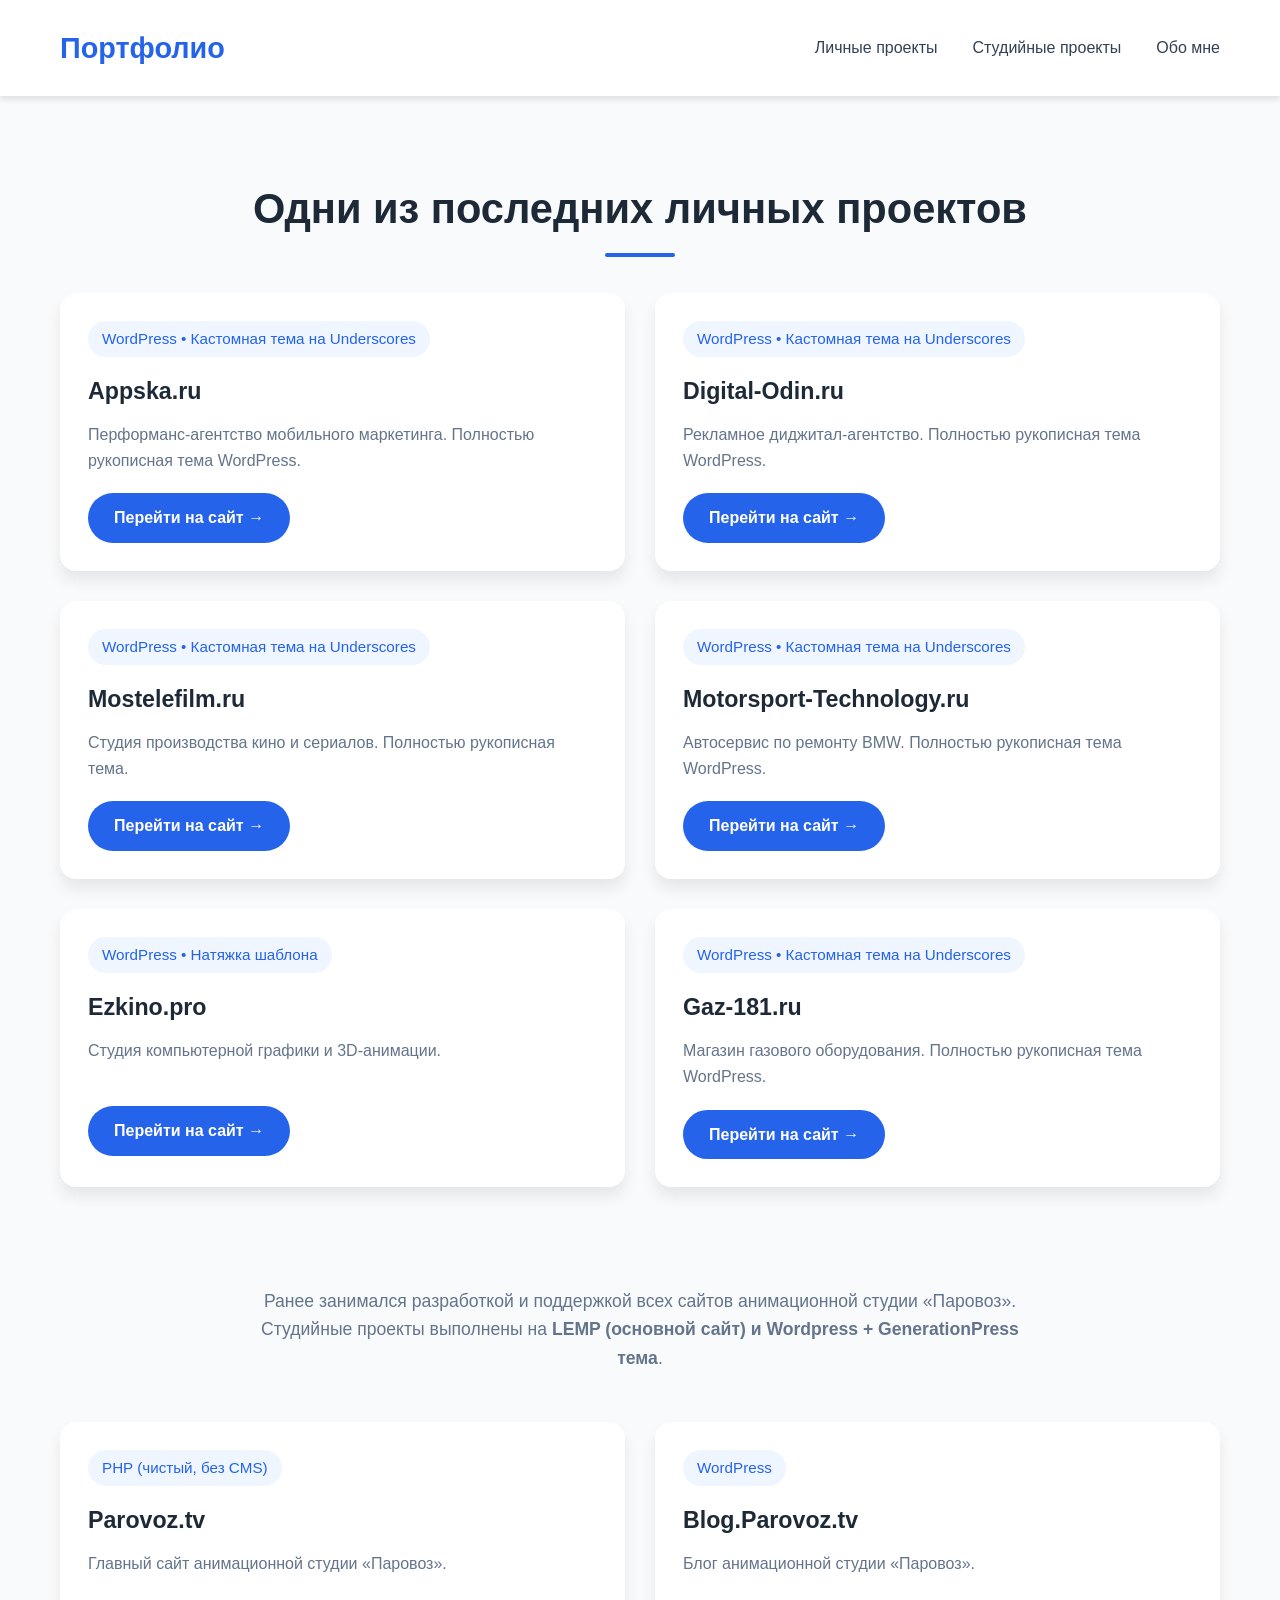
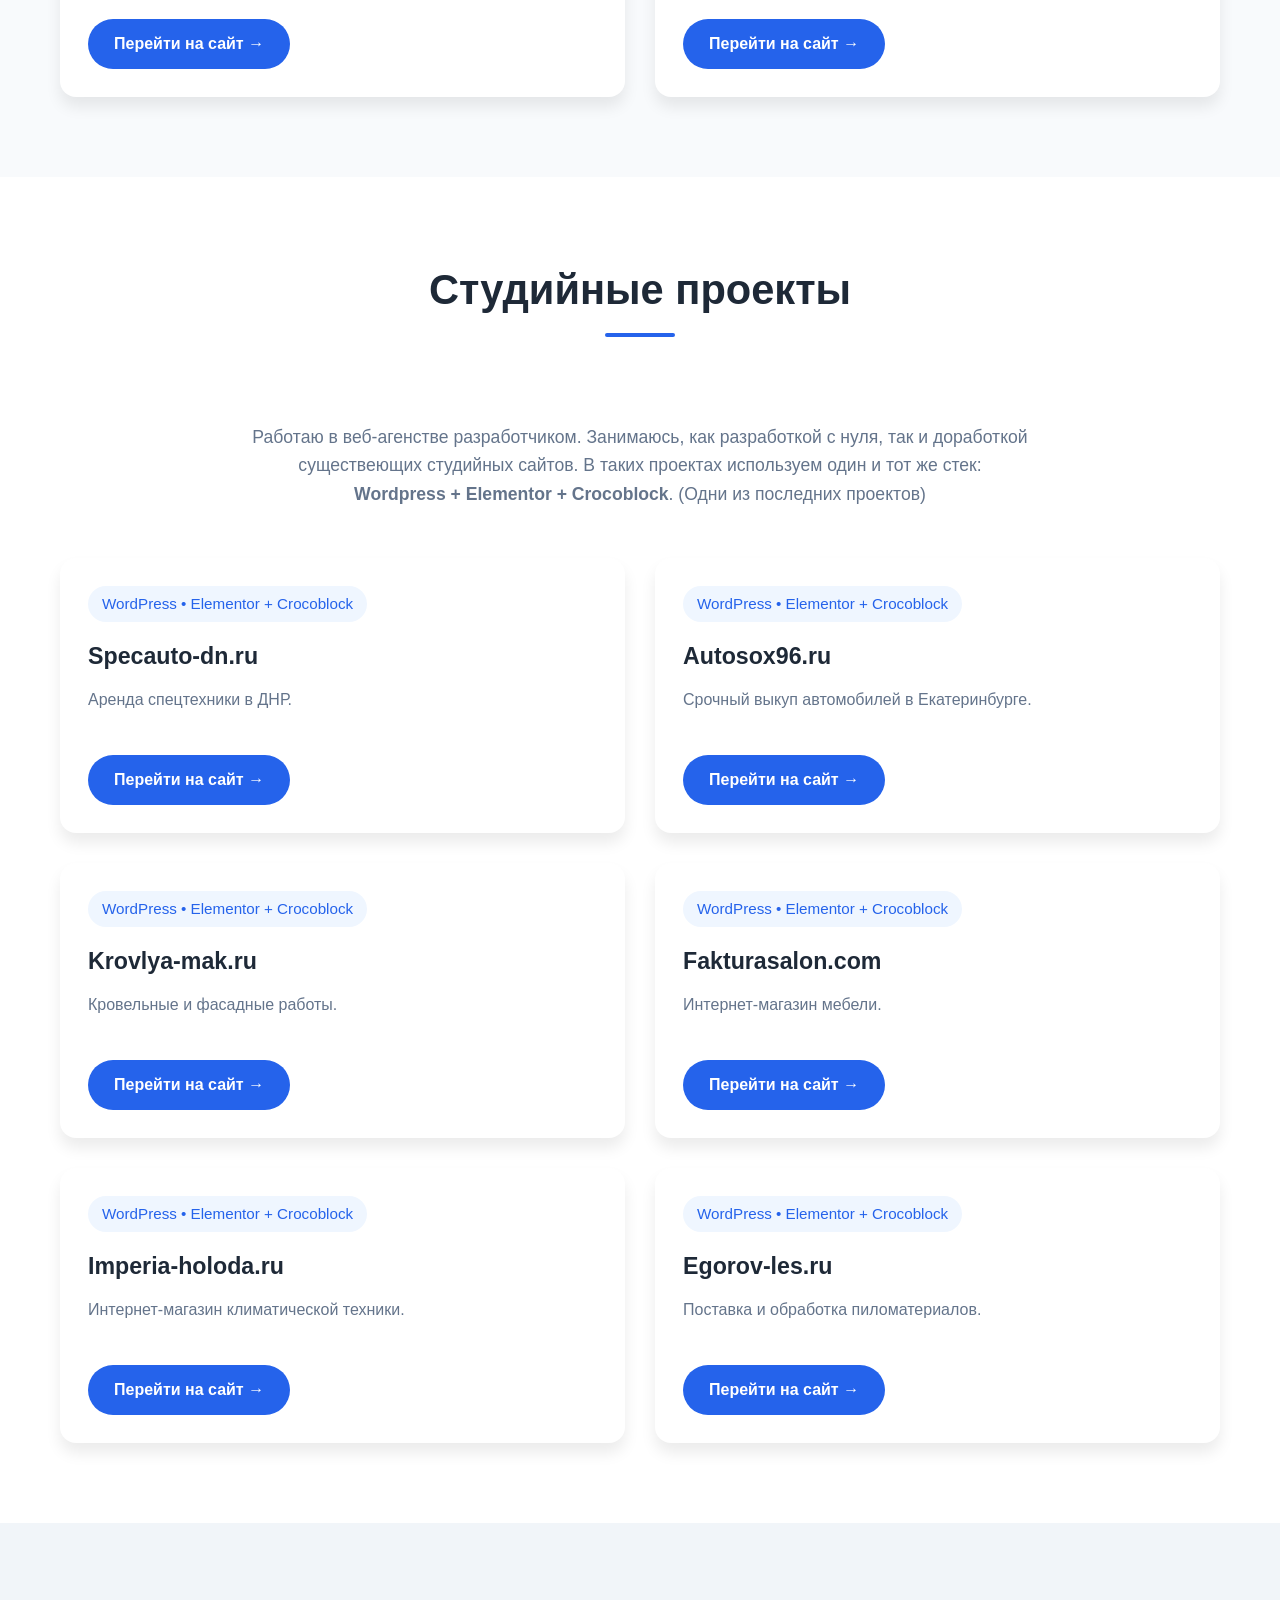
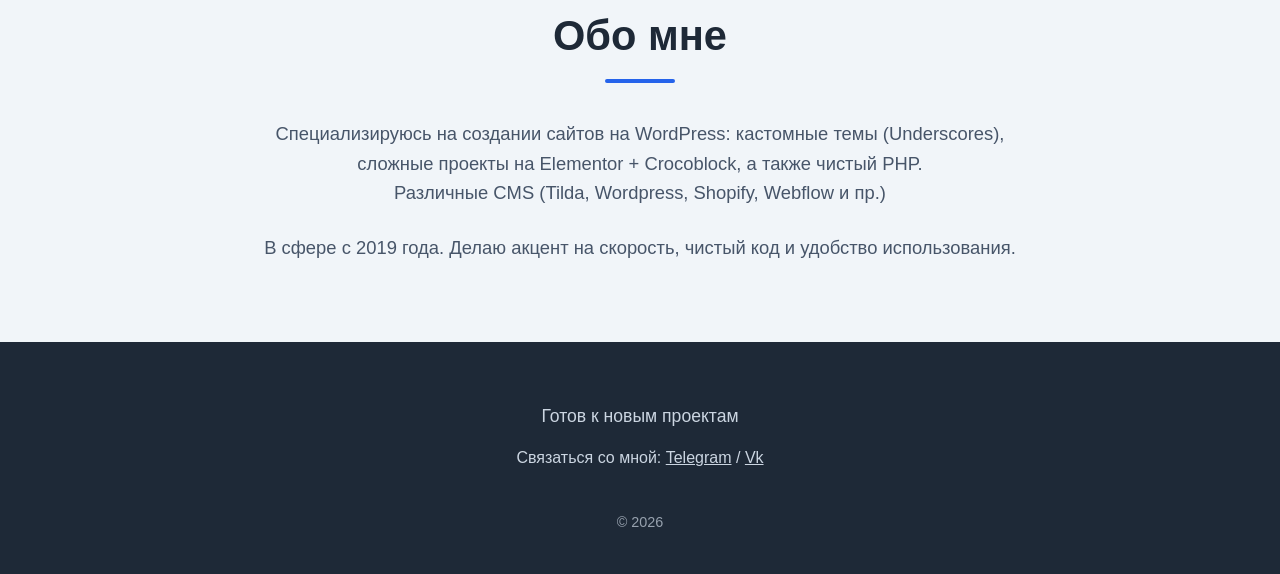
<file: index.html>
<!DOCTYPE html>
<html lang="ru">

<head>
    <meta charset="UTF-8">
    <meta name="viewport" content="width=device-width, initial-scale=1.0">
    <title>Портфолио — WordPress & PHP Разработчик</title>
    <style>
        :root {
            --primary: #2563eb;
        }

        * {
            margin: 0;
            padding: 0;
            box-sizing: border-box;
        }

        body {
            font-family: 'Segoe UI', Tahoma, Geneva, Verdana, sans-serif;
            line-height: 1.6;
            color: #333;
            background: #f8fafc;
        }

        header {
            background: white;
            box-shadow: 0 4px 6px rgba(0, 0, 0, 0.1);
            position: sticky;
            top: 0;
            z-index: 100;
        }

        .container {
            max-width: 1200px;
            margin: 0 auto;
            padding: 0 20px;
        }

        nav {
            display: flex;
            justify-content: space-between;
            align-items: center;
            padding: 25px 0;
        }

        .logo {
            font-size: 1.8rem;
            font-weight: bold;
            color: var(--primary);
        }

        .nav-links {
            display: flex;
            gap: 35px;
            font-weight: 500;
        }

        .nav-links a {
            color: #334155;
            text-decoration: none;
        }

        section {
            padding: 80px 0;
        }

        h2 {
            font-size: 2.6rem;
            margin-bottom: 50px;
            text-align: center;
            color: #1e2937;
        }

        .projects-grid {
            display: grid;
            grid-template-columns: repeat(auto-fit, minmax(380px, 1fr));
            gap: 30px;
        }

        .project-card {
            background: white;
            border-radius: 16px;
            padding: 28px;
            box-shadow: 0 10px 15px rgba(0, 0, 0, 0.08);
            transition: all 0.3s ease;
        }

        .project-card:hover {
            transform: translateY(-8px);
            box-shadow: 0 20px 25px rgba(0, 0, 0, 0.12);
        }

        .tech-stack {
            font-size: 0.95rem;
            color: var(--primary);
            background: #eff6ff;
            display: inline-block;
            padding: 6px 14px;
            border-radius: 9999px;
            margin-bottom: 16px;
        }

        .project-card h3 {
            font-size: 1.45rem;
            margin-bottom: 12px;
            color: #1e2937;
        }

        .project-card h3 a {
            color: inherit;
            text-decoration: none;
        }

        .project-card h3 a:hover {
            color: var(--primary);
        }

        .project-card p {
            color: #64748b;
            margin-bottom: 20px;
            min-height: 48px;
        }

        .btn {
            display: inline-block;
            background: var(--primary);
            color: white;
            padding: 12px 26px;
            border-radius: 9999px;
            text-decoration: none;
            font-weight: 600;
            transition: all 0.3s ease;
        }

        .btn:hover {
            background: #1e40af;
            transform: translateY(-2px);
        }

        .section-title {
            position: relative;
        }

        .section-title:after {
            content: '';
            position: absolute;
            width: 70px;
            height: 4px;
            background: var(--primary);
            bottom: -14px;
            left: 50%;
            transform: translateX(-50%);
            border-radius: 2px;
        }

        footer {
            background: #1e2937;
            color: #cbd5e1;
            padding: 60px 0 40px;
            text-align: center;
        }

        @media (max-width: 768px) {
            .projects-grid {
                grid-template-columns: 1fr;
            }

            .nav-links {
                gap: 20px;
                font-size: 0.95rem;
            }
        }
    </style>
</head>

<body>
    <header>
        <div class="container">
            <nav>
                <div class="logo">Портфолио</div>
                <div class="nav-links">
                    <a href="#personal">Личные проекты</a>
                    <a href="#studio">Студийные проекты</a>
                    <a href="#about">Обо мне</a>
                </div>
            </nav>
        </div>
    </header>

    <section id="personal">
        <div class="container">
            <h2 class="section-title">Одни из последних личных проектов</h2>
            <div class="projects-grid">

                <div class="project-card">
                    <span class="tech-stack">WordPress • Кастомная тема на Underscores</span>
                    <h3><a href="https://appska.ru/" target="_blank">Appska.ru</a></h3>
                    <p>Перформанс-агентство мобильного маркетинга. Полностью рукописная тема WordPress.</p>
                    <a href="https://appska.ru/" target="_blank" class="btn">Перейти на сайт →</a>
                </div>

                <div class="project-card">
                    <span class="tech-stack">WordPress • Кастомная тема на Underscores</span>
                    <h3><a href="https://digital-odin.ru/" target="_blank">Digital-Odin.ru</a></h3>
                    <p>Рекламное диджитал-агентство. Полностью рукописная тема WordPress.</p>
                    <a href="https://digital-odin.ru/" target="_blank" class="btn">Перейти на сайт →</a>
                </div>

                <div class="project-card">
                    <span class="tech-stack">WordPress • Кастомная тема на Underscores</span>
                    <h3><a href="https://mostelefilm.ru/" target="_blank">Mostelefilm.ru</a></h3>
                    <p>Студия производства кино и сериалов. Полностью рукописная тема.</p>
                    <a href="https://mostelefilm.ru/" target="_blank" class="btn">Перейти на сайт →</a>
                </div>

                <div class="project-card">
                    <span class="tech-stack">WordPress • Кастомная тема на Underscores</span>
                    <h3><a href="https://motorsport-technology.ru/" target="_blank">Motorsport-Technology.ru</a></h3>
                    <p>Автосервис по ремонту BMW. Полностью рукописная тема WordPress.</p>
                    <a href="https://motorsport-technology.ru/" target="_blank" class="btn">Перейти на сайт →</a>
                </div>

                <div class="project-card">
                    <span class="tech-stack">WordPress • Натяжка шаблона</span>
                    <h3><a href="https://ezkino.pro/" target="_blank">Ezkino.pro</a></h3>
                    <p>Студия компьютерной графики и 3D-анимации.</p>
                    <a href="https://ezkino.pro/" target="_blank" class="btn">Перейти на сайт →</a>
                </div>

                <div class="project-card">
                    <span class="tech-stack">WordPress • Кастомная тема на Underscores</span>
                    <h3><a href="https://gaz-181.ru/" target="_blank">Gaz-181.ru</a></h3>
                    <p>Магазин газового оборудования. Полностью рукописная тема WordPress.</p>
                    <a href="https://gaz-181.ru/" target="_blank" class="btn">Перейти на сайт →</a>
                </div>

            </div>
            <p
                style="text-align: center; max-width: 800px; margin: 100px auto 50px; color: #64748b; font-size: 1.1rem;">
                Ранее занимался разработкой и поддержкой всех сайтов анимационной студии «Паровоз».<br>
                Студийные проекты выполнены на <strong>LEMP (основной сайт) и Wordpress + GenerationPress тема</strong>.
            </p>
            <div class="projects-grid">
                <div class="project-card">
                    <span class="tech-stack">PHP (чистый, без CMS)</span>
                    <h3><a href="https://parovoz.tv/" target="_blank">Parovoz.tv</a></h3>
                    <p>Главный сайт анимационной студии «Паровоз».</p>
                    <a href="https://parovoz.tv/" target="_blank" class="btn">Перейти на сайт →</a>
                </div>

                <div class="project-card">
                    <span class="tech-stack">WordPress</span>
                    <h3><a href="https://blog.parovoz.tv/" target="_blank">Blog.Parovoz.tv</a></h3>
                    <p>Блог анимационной студии «Паровоз».</p>
                    <a href="https://blog.parovoz.tv/" target="_blank" class="btn">Перейти на сайт →</a>
                </div>
            </div>
        </div>
    </section>

    <section id="studio" style="background: white;">
        <div class="container">
            <h2 class="section-title">Студийные проекты</h2>
            <p
                style="text-align: center; max-width: 800px; margin: 100px auto 50px; color: #64748b; font-size: 1.1rem;">
                Работаю в веб-агенстве разработчиком. Занимаюсь, как разработкой с нуля, так и доработкой существеющих
                студийных сайтов. В таких проектах используем один и тот же стек:<br/><strong>Wordpress + Elementor +
                    Crocoblock</strong>. (Одни из последних проектов)
            </p>

            <div class="projects-grid">

                <div class="project-card">
                    <span class="tech-stack">WordPress • Elementor + Crocoblock</span>
                    <h3><a href="https://specauto-dn.ru/" target="_blank">Specauto-dn.ru</a></h3>
                    <p>Аренда спецтехники в ДНР.</p>
                    <a href="https://specauto-dn.ru/" target="_blank" class="btn">Перейти на сайт →</a>
                </div>

                <div class="project-card">
                    <span class="tech-stack">WordPress • Elementor + Crocoblock</span>
                    <h3><a href="https://autosox96.ru/" target="_blank">Autosox96.ru</a></h3>
                    <p>Срочный выкуп автомобилей в Екатеринбурге.</p>
                    <a href="https://autosox96.ru/" target="_blank" class="btn">Перейти на сайт →</a>
                </div>

                <div class="project-card">
                    <span class="tech-stack">WordPress • Elementor + Crocoblock</span>
                    <h3><a href="https://krovlya-mak.ru/" target="_blank">Krovlya-mak.ru</a></h3>
                    <p>Кровельные и фасадные работы.</p>
                    <a href="https://krovlya-mak.ru/" target="_blank" class="btn">Перейти на сайт →</a>
                </div>

                <div class="project-card">
                    <span class="tech-stack">WordPress • Elementor + Crocoblock</span>
                    <h3><a href="https://fakturasalon.com/" target="_blank">Fakturasalon.com</a></h3>
                    <p>Интернет-магазин мебели.</p>
                    <a href="https://fakturasalon.com/" target="_blank" class="btn">Перейти на сайт →</a>
                </div>

                <div class="project-card">
                    <span class="tech-stack">WordPress • Elementor + Crocoblock</span>
                    <h3><a href="https://imperia-holoda.ru/" target="_blank">Imperia-holoda.ru</a></h3>
                    <p>Интернет-магазин климатической техники.</p>
                    <a href="https://imperia-holoda.ru/" target="_blank" class="btn">Перейти на сайт →</a>
                </div>

                <div class="project-card">
                    <span class="tech-stack">WordPress • Elementor + Crocoblock</span>
                    <h3><a href="https://egorov-les.ru/" target="_blank">Egorov-les.ru</a></h3>
                    <p>Поставка и обработка пиломатериалов.</p>
                    <a href="https://egorov-les.ru/" target="_blank" class="btn">Перейти на сайт →</a>
                </div>

            </div>
        </div>
    </section>

    <section id="about" style="background: #f1f5f9;">
        <div class="container">
            <h2 class="section-title">Обо мне</h2>
            <div style="max-width: 800px; margin: 0 auto; text-align: center; font-size: 1.15rem; color: #475569;">
                <p>Специализируюсь на создании сайтов на WordPress: кастомные темы (Underscores), сложные проекты на
                    Elementor + Crocoblock, а также чистый PHP.</p> Различные CMS (Tilda, Wordpress, Shopify, Webflow и пр.)
                <p style="margin-top: 25px;">В сфере с 2019 года. Делаю акцент на скорость, чистый код и удобство
                    использования.</p>
            </div>
        </div>
    </section>

    <footer>
        <div class="container">
            <p style="margin-bottom: 15px; font-size: 1.1rem;">Готов к новым проектам</p>
            <p>Связаться со мной: <a style="color:#cbd5e1;" href="https://t.me/sergey_yakovenko">Telegram</a> / <a style="color:#cbd5e1;" href="https://vk.com/yakovenko.sergey">Vk</a></p>
            <p style="margin-top: 40px; font-size: 0.9rem; opacity: 0.7;">© 2026</p>
        </div>
    </footer>
</body>

</html>
</file>
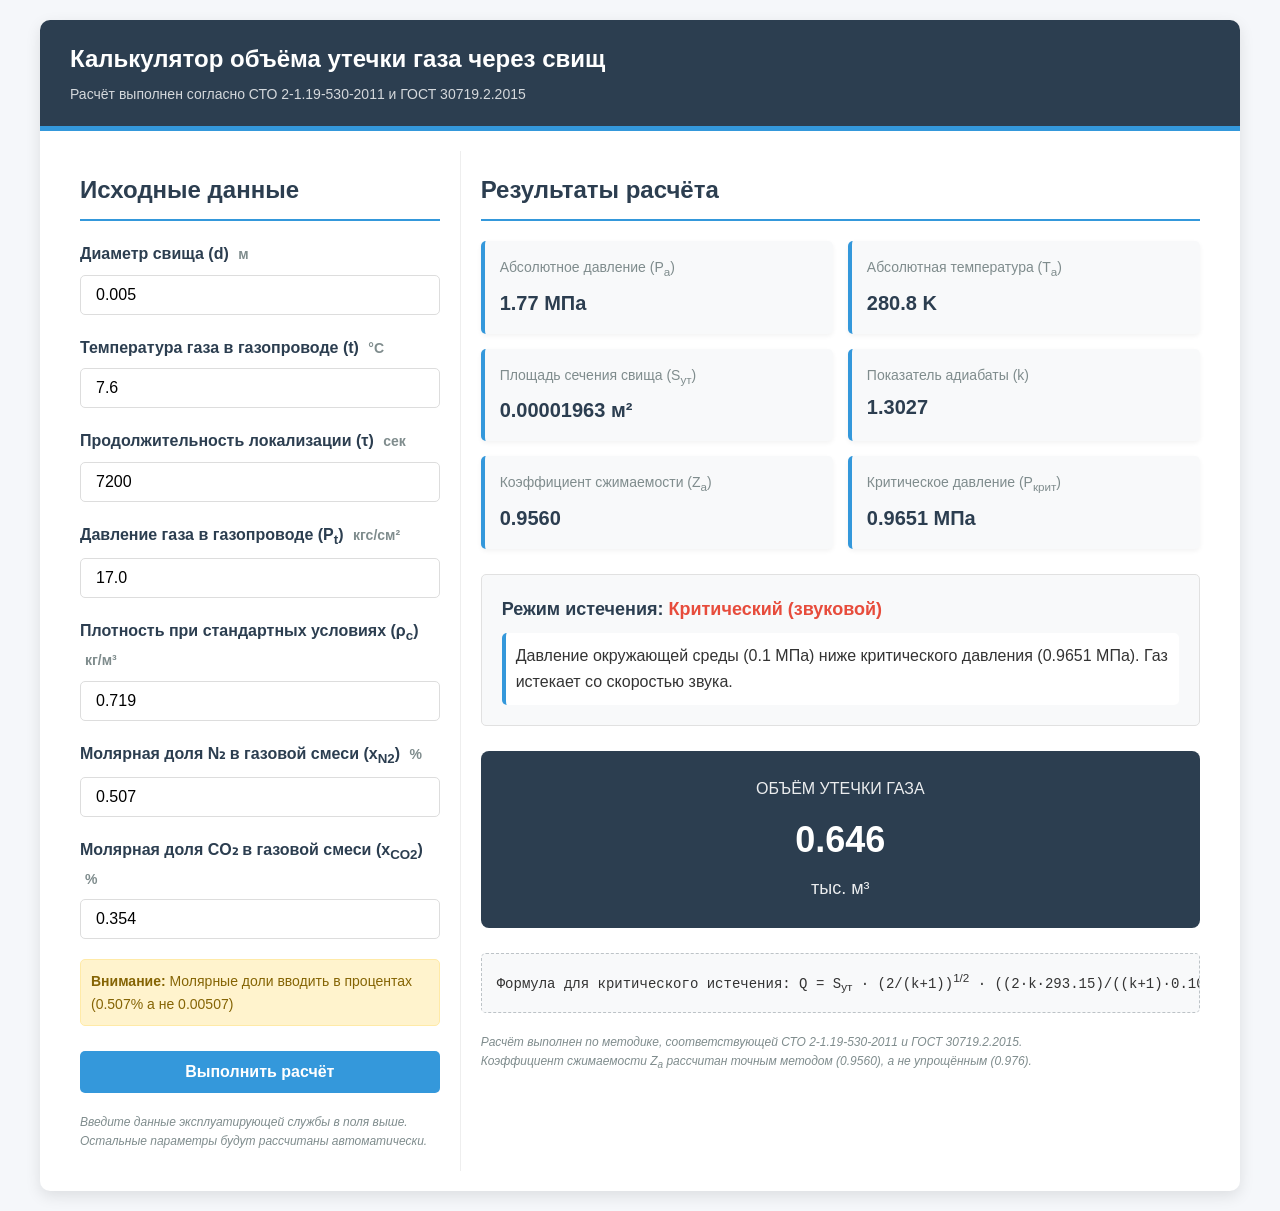
<file: Расчет_утечки.html>
<!DOCTYPE html>
<html lang="ru">

<head>
    <meta charset="UTF-8">
    <meta name="viewport" content="width=device-width, initial-scale=1.0">
    <title>Калькулятор утечки газа через свищ</title>
    <link rel="stylesheet" href="style.css">
</head>

<body>
    <div class="container">
        <header>
            <h1>Калькулятор объёма утечки газа через свищ</h1>
            <div class="subtitle">Расчёт выполнен согласно СТО 2-1.19-530-2011 и ГОСТ 30719.2.2015</div>
        </header>
        <div class="content">
            <div class="input-section">
                <h2>Исходные данные</h2>
                <div class="input-group"> <label for="diameter">Диаметр свища (d) <span class="unit">м</span></label>
                    <input type="number" id="diameter" step="0.0001" value="0.005">
                </div>
                <div class="input-group"> <label for="temperature">Температура газа в газопроводе (t) <span
                            class="unit">°C</span></label> <input type="number" id="temperature" step="0.1" value="7.6">
                </div>
                <div class="input-group"> <label for="duration">Продолжительность локализации (τ) <span
                            class="unit">сек</span></label> <input type="number" id="duration" step="1" value="7200">
                </div>
                <div class="input-group"> <label for="pressure">Давление газа в газопроводе (P<sub>t</sub>) <span
                            class="unit">кгс/см²</span></label> <input type="number" id="pressure" step="0.1"
                        value="17.0"> </div>
                <div class="input-group"> <label for="density">Плотность при стандартных условиях (ρ<sub>c</sub>) <span
                            class="unit">кг/м³</span></label> <input type="number" id="density" step="0.001"
                        value="0.719"> </div>
                <div class="input-group"> <label for="n2">Молярная доля N₂ в газовой смеси (x<sub>N2</sub>) <span
                            class="unit">%</span></label> <input type="number" id="n2" step="0.00001" value="0.507">
                </div>
                <div class="input-group"> <label for="co2">Молярная доля CO₂ в газовой смеси (x<sub>CO2</sub>) <span
                            class="unit">%</span></label> <input type="number" id="co2" step="0.00001" value="0.354">
                </div>
                <div class="warning"> <strong>Внимание:</strong> Молярные доли вводить в процентах (0.507% а не 0.00507)
                </div> <button id="calculateBtn">Выполнить расчёт</button>
                <div class="note">
                    <p>Введите данные эксплуатирующей службы в поля выше. Остальные параметры будут рассчитаны
                        автоматически.</p>
                </div>
            </div>
            <div class="results-section">
                <h2>Результаты расчёта</h2>
                <div class="result-grid">
                    <div class="result-card">
                        <div class="result-title">Абсолютное давление (P<sub>a</sub>)</div>
                        <div class="result-value" id="resultPa">1.770 МПа</div>
                    </div>
                    <div class="result-card">
                        <div class="result-title">Абсолютная температура (T<sub>a</sub>)</div>
                        <div class="result-value" id="resultTa">280.8 K</div>
                    </div>
                    <div class="result-card">
                        <div class="result-title">Площадь сечения свища (S<sub>ут</sub>)</div>
                        <div class="result-value" id="resultS">1.96E-05 м²</div>
                    </div>
                    <div class="result-card">
                        <div class="result-title">Показатель адиабаты (k)</div>
                        <div class="result-value" id="resultK">1.3027</div>
                    </div>
                    <div class="result-card">
                        <div class="result-title">Коэффициент сжимаемости (Z<sub>a</sub>)</div>
                        <div class="result-value" id="resultZ">0.9560</div>
                    </div>
                    <div class="result-card">
                        <div class="result-title">Критическое давление (P<sub>крит</sub>)</div>
                        <div class="result-value" id="resultPcrit">0.964 МПа</div>
                    </div>
                </div>
                <div class="regime-card">
                    <div class="regime-title" id="regimeTitle">Режим истечения: <span class="critical">Критический
                            (звуковой)</span></div>
                    <div class="regime-description" id="regimeDescription"> Давление окружающей среды (0.1 МПа) ниже
                        критического давления (0.964 МПа). Газ истекает со скоростью звука. </div>
                </div>
                <div class="final-result">
                    <div class="final-title">ОБЪЁМ УТЕЧКИ ГАЗА</div>
                    <div class="final-value" id="finalValue">0.646</div>
                    <div class="final-unit">тыс. м³</div>
                </div>
                <div class="formula"> Формула для критического истечения: Q = S<sub>ут</sub> · (2/(k+1))<sup>1/2</sup> ·
                    ((2·k·293.15)/((k+1)·0.101325·T<sub>a</sub>·Z<sub>a</sub>))<sup>0.5</sup> · P<sub>a</sub> · τ </div>
                <div class="note">
                    <p>Расчёт выполнен по методике, соответствующей СТО 2-1.19-530-2011 и ГОСТ 30719.2.2015.</p>
                    <p>Коэффициент сжимаемости Z<sub>a</sub> рассчитан точным методом (0.9560), а не упрощённым (0.976).
                    </p>
                </div>
            </div>
        </div>
    </div>
    <script src="script.js"></script>
</body>

</html>
</file>
<file: style.css>
* {
    box-sizing: border-box;
    margin: 0;
    padding: 0;
    font-family: 'Segoe UI', Tahoma, Geneva, Verdana, sans-serif;
}

body {
    background-color: #f5f7fa;
    color: #333;
    line-height: 1.6;
    padding: 20px;
}

.container {
    max-width: 1200px;
    margin: 0 auto;
    background-color: white;
    border-radius: 10px;
    box-shadow: 0 5px 15px rgba(0, 0, 0, 0.1);
    overflow: hidden;
}

header {
    background-color: #2c3e50;
    color: white;
    padding: 20px 30px;
    border-bottom: 5px solid #3498db;
}

h1 {
    font-size: 24px;
    margin-bottom: 5px;
}

.subtitle {
    font-size: 14px;
    opacity: 0.8;
}

.content {
    display: flex;
    flex-wrap: wrap;
    padding: 20px;
}

.input-section {
    flex: 1;
    min-width: 300px;
    padding: 20px;
    border-right: 1px solid #eee;
}

.results-section {
    flex: 2;
    min-width: 400px;
    padding: 20px;
}

h2 {
    color: #2c3e50;
    margin-bottom: 20px;
    padding-bottom: 10px;
    border-bottom: 2px solid #3498db;
}

.input-group {
    margin-bottom: 20px;
}

label {
    display: block;
    margin-bottom: 8px;
    font-weight: 600;
    color: #2c3e50;
}

input {
    width: 100%;
    padding: 10px 15px;
    border: 1px solid #ddd;
    border-radius: 5px;
    font-size: 16px;
    transition: border-color 0.3s;
}

input:focus {
    outline: none;
    border-color: #3498db;
    box-shadow: 0 0 0 2px rgba(52, 152, 219, 0.2);
}

.unit {
    color: #7f8c8d;
    font-size: 14px;
    margin-left: 5px;
}

button {
    background-color: #3498db;
    color: white;
    border: none;
    padding: 12px 25px;
    font-size: 16px;
    border-radius: 5px;
    cursor: pointer;
    transition: background-color 0.3s;
    font-weight: 600;
    width: 100%;
    margin-top: 10px;
}

button:hover {
    background-color: #2980b9;
}

.result-grid {
    display: grid;
    grid-template-columns: repeat(auto-fill, minmax(250px, 1fr));
    gap: 15px;
    margin-bottom: 25px;
}

.result-card {
    background-color: #f8f9fa;
    border-left: 4px solid #3498db;
    padding: 15px;
    border-radius: 5px;
    box-shadow: 0 2px 5px rgba(0, 0, 0, 0.05);
}

.result-title {
    font-size: 14px;
    color: #7f8c8d;
    margin-bottom: 5px;
}

.result-value {
    font-size: 20px;
    font-weight: 600;
    color: #2c3e50;
}

.regime-card {
    background-color: #f8f9fa;
    padding: 20px;
    border-radius: 5px;
    margin-bottom: 25px;
    border: 1px solid #e1e1e1;
}

.regime-title {
    font-size: 18px;
    font-weight: 600;
    margin-bottom: 10px;
    color: #2c3e50;
}

.critical {
    color: #e74c3c;
}

.subcritical {
    color: #27ae60;
}

.regime-description {
    margin-top: 10px;
    padding: 10px;
    background-color: #fff;
    border-radius: 5px;
    border-left: 4px solid #3498db;
}

.final-result {
    background-color: #2c3e50;
    color: white;
    padding: 25px;
    border-radius: 8px;
    text-align: center;
}

.final-title {
    font-size: 16px;
    margin-bottom: 10px;
    opacity: 0.9;
}

.final-value {
    font-size: 36px;
    font-weight: 700;
    margin-bottom: 5px;
}

.final-unit {
    font-size: 18px;
    opacity: 0.9;
}

.formula {
    background-color: #f8f9fa;
    padding: 15px;
    border-radius: 5px;
    margin-top: 25px;
    font-family: monospace;
    font-size: 14px;
    overflow-x: auto;
    white-space: nowrap;
    border: 1px dashed #bdc3c7;
}

.note {
    font-size: 12px;
    color: #7f8c8d;
    margin-top: 20px;
    font-style: italic;
}

.warning {
    background-color: #fff3cd;
    border: 1px solid #ffeaa7;
    color: #856404;
    padding: 10px;
    border-radius: 5px;
    margin-bottom: 15px;
    font-size: 14px;
}

@media (max-width: 768px) {
    .content {
        flex-direction: column;
    }

    .input-section {
        border-right: none;
        border-bottom: 1px solid #eee;
    }

    input {
        width: fit-content;
    }

    .input-group {
        display: flex;
        flex-direction: column;
    }

    label {
        display: flex;
        flex-wrap: wrap;
    }

    .input-section,
    .results-section {
        width: 80vw;
    }

    .result-card,
    .regime-card,
    .final-result,
    .formula,
    .note {
        width: 100%;
        max-width: 70vw;
    }

    .formula {
        overflow: unset;
        display: flex;
        flex-direction: row;
        flex-wrap: wrap;
        max-width: 70vw;
    }
}
</file>
